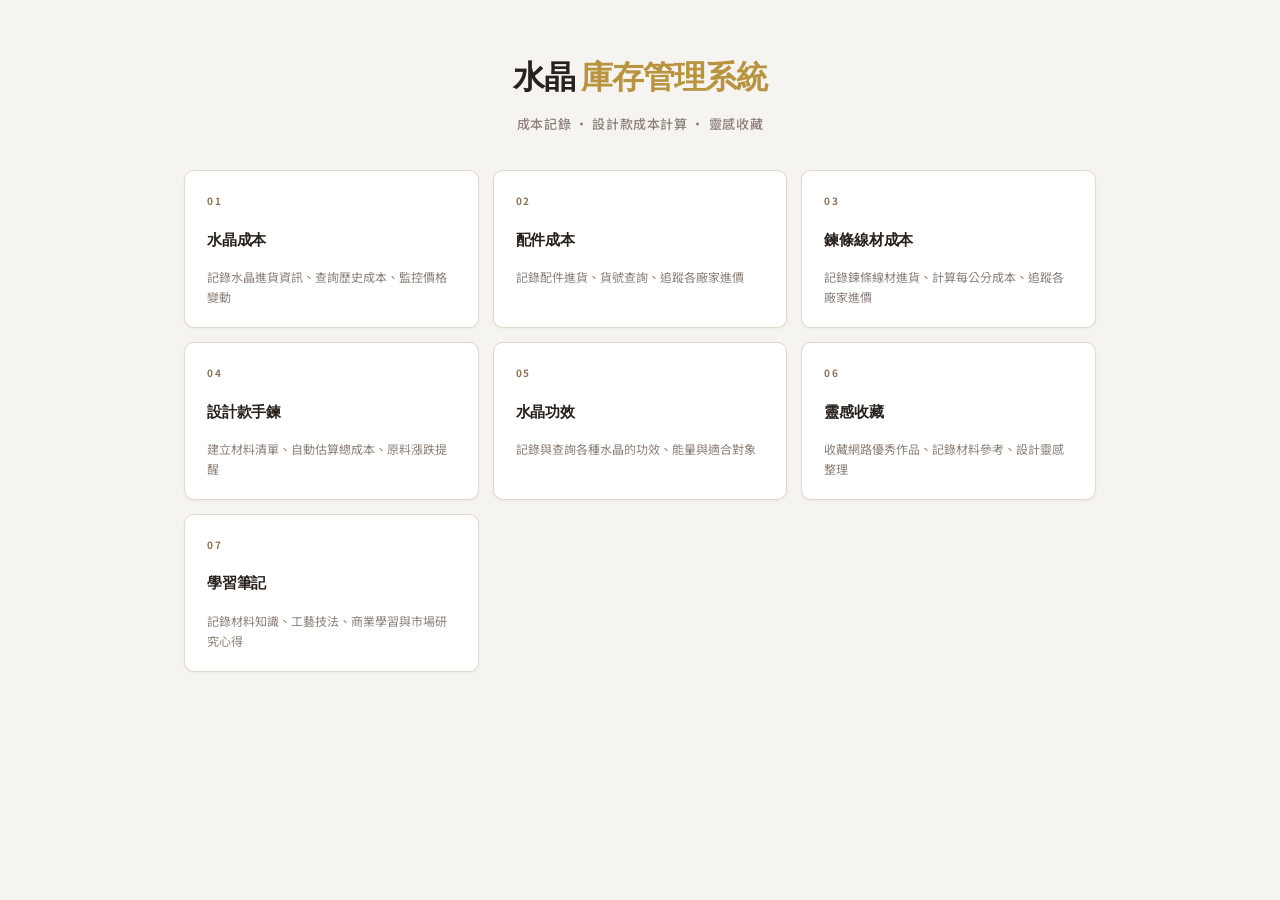
<file: index.html>
<!DOCTYPE html>
<html lang="zh-TW">
<head>
  <meta charset="UTF-8">
  <meta name="viewport" content="width=device-width, initial-scale=1.0">
  <title>玖釀水晶管理系統</title>
  <link rel="stylesheet" href="css/style.css">
  <style>
    body { background: #f6f4f1; }

    .hero {
      text-align: center;
      padding: 52px 20px 36px;
    }
    .hero-title {
      font-size: 32px;
      font-weight: 800;
      color: var(--text);
      letter-spacing: -1px;
      margin-bottom: 8px;
    }
    .hero-title span { color: var(--secondary); }
    .hero-sub {
      font-size: 13px;
      color: var(--text-muted);
      letter-spacing: 0.05em;
      font-weight: 500;
    }

    .nav-cards {
      display: grid;
      grid-template-columns: repeat(3, 1fr);
      grid-auto-rows: 1fr;
      gap: 14px;
      max-width: 960px;
      margin: 0 auto;
      padding: 0 24px 48px;
    }
    .nav-card {
      background: #fff;
      border-radius: 10px;
      border: 1px solid var(--border);
      padding: 22px 22px 20px;
      text-decoration: none;
      display: flex;
      flex-direction: column;
      transition: all 0.18s;
      box-shadow: 0 1px 3px rgba(0,0,0,0.05);
    }
    .nav-card:hover {
      border-color: var(--primary);
      box-shadow: 0 4px 20px rgba(113,72,196,0.12);
      transform: translateY(-2px);
    }
    .nav-card-num {
      font-size: 10px;
      font-weight: 700;
      color: var(--primary);
      letter-spacing: 0.15em;
      margin-bottom: 10px;
    }
    .nav-card-title {
      font-size: 15px;
      font-weight: 700;
      color: var(--text);
      margin-bottom: 7px;
      letter-spacing: -0.2px;
    }
    .nav-card-desc {
      font-size: 12px;
      color: var(--text-muted);
      line-height: 1.65;
      flex: 1;
    }

    @media (max-width: 640px) {
      .nav-cards { grid-template-columns: repeat(2, 1fr); }
    }
    @media (max-width: 400px) {
      .nav-cards { grid-template-columns: 1fr; }
      .hero-title { font-size: 24px; }
    }
  </style>
</head>
<body>

  <div class="hero">
    <div class="hero-title">水晶 <span>庫存管理系統</span></div>
    <div class="hero-sub">成本記錄 · 設計款成本計算 · 靈感收藏</div>
  </div>

  <div class="nav-cards">
    <a href="pages/crystal-cost.html" class="nav-card">
      <div class="nav-card-num">01</div>
      <div class="nav-card-title">水晶成本</div>
      <div class="nav-card-desc">記錄水晶進貨資訊、查詢歷史成本、監控價格變動</div>
    </a>
    <a href="pages/accessory-cost.html" class="nav-card">
      <div class="nav-card-num">02</div>
      <div class="nav-card-title">配件成本</div>
      <div class="nav-card-desc">記錄配件進貨、貨號查詢、追蹤各廠家進價</div>
    </a>
    <a href="pages/chain-cost.html" class="nav-card">
      <div class="nav-card-num">03</div>
      <div class="nav-card-title">鍊條線材成本</div>
      <div class="nav-card-desc">記錄鍊條線材進貨、計算每公分成本、追蹤各廠家進價</div>
    </a>
    <a href="pages/bracelet-design.html" class="nav-card">
      <div class="nav-card-num">04</div>
      <div class="nav-card-title">設計款手鍊</div>
      <div class="nav-card-desc">建立材料清單、自動估算總成本、原料漲跌提醒</div>
    </a>
    <a href="pages/crystal-effects.html" class="nav-card">
      <div class="nav-card-num">05</div>
      <div class="nav-card-title">水晶功效</div>
      <div class="nav-card-desc">記錄與查詢各種水晶的功效、能量與適合對象</div>
    </a>
    <a href="pages/inspiration.html" class="nav-card">
      <div class="nav-card-num">06</div>
      <div class="nav-card-title">靈感收藏</div>
      <div class="nav-card-desc">收藏網路優秀作品、記錄材料參考、設計靈感整理</div>
    </a>
    <a href="pages/learning-notes.html" class="nav-card">
      <div class="nav-card-num">07</div>
      <div class="nav-card-title">學習筆記</div>
      <div class="nav-card-desc">記錄材料知識、工藝技法、商業學習與市場研究心得</div>
    </a>
  </div>

</body>
</html>
</file>
<file: css/style.css>
/* ===========================
   玖釀水晶管理系統
   風格：暖米棕 · 輕奢簡約
   =========================== */

@import url('https://fonts.googleapis.com/css2?family=Cormorant+Garamond:ital,wght@0,300;0,400;0,500;0,600;1,300;1,400&family=Noto+Sans+TC:wght@300;400;500;700&display=swap');

:root {
  --primary:        #8b7355;
  --primary-light:  #e8e0d2;   /* 輔助色：暖棕米，用於 hover / badge / 區塊底色 */
  --primary-dark:   #5c4830;
  --secondary:      #b8943f;
  --bg:             #f5f2ee;   /* 頁面大面積底色（接近 MORRICANDLE 紅框白色區） */
  --card-bg:        #ffffff;   /* 卡片純白底色 */
  --nav-bg:         #6b5f52;   /* 深暖棕：導覽列 + 主要按鈕（對標 MORRICANDLE 深色區） */
  --nav-text:       #e8e0d4;   /* 導覽列淺色文字 */
  --text:           #28211c;
  --text-muted:     #8c8078;
  --border:         #e2d9cc;
  --border-strong:  #c8bfb0;
  --success:        #4a7a55;
  --warning:        #a06828;
  --danger:         #9e3a3a;
  --shadow:         0 1px 4px rgba(40,33,28,0.06), 0 4px 16px rgba(40,33,28,0.04);
  --shadow-hover:   0 4px 12px rgba(40,33,28,0.10), 0 12px 36px rgba(40,33,28,0.08);
  --radius:         4px;
  --radius-sm:      2px;
  --radius-lg:      8px;
}

* { box-sizing: border-box; margin: 0; padding: 0; }

body {
  font-family: 'Noto Sans TC', 'Inter', -apple-system, BlinkMacSystemFont, sans-serif;
  background: var(--bg);
  color: var(--text);
  min-height: 100vh;
  font-size: 14px;
  line-height: 1.65;
  -webkit-font-smoothing: antialiased;
}

/* ===== Navbar ===== */
.navbar {
  background: var(--nav-bg);
  border-bottom: 1px solid rgba(0,0,0,0.18);
  padding: 0 40px;
  display: flex;
  align-items: center;
  gap: 36px;
  height: 58px;
  position: sticky;
  top: 0;
  z-index: 100;
}

.nav-brand {
  font-family: 'Cormorant Garamond', Georgia, 'Times New Roman', serif;
  font-size: 19px;
  font-weight: 500;
  color: var(--nav-text);
  text-decoration: none;
  letter-spacing: 0.8px;
  white-space: nowrap;
}

.nav-brand span {
  color: #d4b87a;
  font-style: italic;
}

.nav-links {
  display: flex;
  gap: 2px;
  flex-wrap: nowrap;
  overflow-x: auto;
}

.nav-links a {
  color: rgba(232,224,212,0.68);
  text-decoration: none;
  font-size: 13px;
  font-weight: 400;
  padding: 5px 12px;
  border-radius: var(--radius-sm);
  transition: color 0.15s, background 0.15s;
  white-space: nowrap;
  letter-spacing: 0.03em;
}

.nav-links a:hover {
  color: var(--nav-text);
  background: rgba(255,255,255,0.12);
}

.nav-links a.active {
  background: rgba(255,255,255,0.20);
  color: #ffffff;
  font-weight: 500;
}

/* ===== Page Container ===== */
.container {
  max-width: 1600px;
  margin: 0 auto;
  padding: 36px 40px;
}

.page-title {
  font-family: 'Cormorant Garamond', Georgia, serif;
  font-size: 26px;
  font-weight: 500;
  color: var(--text);
  margin-bottom: 24px;
  display: flex;
  align-items: center;
  gap: 14px;
  letter-spacing: 0.3px;
}

.page-title::before {
  content: '';
  display: inline-block;
  width: 2px;
  height: 22px;
  background: var(--primary);
  border-radius: 1px;
}

/* ===== Cards ===== */
.card {
  background: var(--card-bg);
  border-radius: var(--radius-lg);
  border: 1px solid var(--border);
  box-shadow: var(--shadow);
  padding: 24px;
  margin-bottom: 20px;
}

.card-title {
  font-size: 11px;
  font-weight: 500;
  color: var(--text-muted);
  margin-bottom: 16px;
  padding-bottom: 10px;
  border-bottom: 1px solid var(--border);
  text-transform: uppercase;
  letter-spacing: 0.12em;
}

/* ===== Buttons ===== */
.btn {
  display: inline-flex;
  align-items: center;
  gap: 6px;
  padding: 8px 18px;
  border-radius: var(--radius);
  border: 1px solid transparent;
  cursor: pointer;
  font-size: 13px;
  font-weight: 500;
  transition: all 0.15s;
  text-decoration: none;
  letter-spacing: 0.04em;
  white-space: nowrap;
  font-family: inherit;
}

.btn-primary {
  background: var(--nav-bg);
  color: #fff;
  border-color: var(--nav-bg);
}
.btn-primary:hover {
  background: var(--primary-dark);
  border-color: var(--primary-dark);
  box-shadow: 0 4px 12px rgba(107,95,82,0.35);
}

.btn-secondary {
  background: var(--card-bg);
  color: var(--text);
  border-color: var(--border-strong);
}
.btn-secondary:hover {
  background: var(--bg);
  border-color: var(--primary);
  color: var(--primary-dark);
}

.btn-danger {
  background: var(--card-bg);
  color: var(--danger);
  border-color: #dfc0c0;
}
.btn-danger:hover {
  background: var(--danger);
  color: #fff;
  border-color: var(--danger);
}

.btn-success {
  background: var(--card-bg);
  color: var(--success);
  border-color: #b0ceb8;
}
.btn-success:hover { background: var(--success); color: #fff; border-color: var(--success); }

.btn-gold {
  background: var(--secondary);
  color: #fff;
  border-color: var(--secondary);
}
.btn-gold:hover { opacity: 0.88; }

.btn-sm { padding: 4px 10px; font-size: 12px; }
.btn-lg { padding: 11px 28px; font-size: 14px; letter-spacing: 0.08em; }

.btn-group {
  display: flex;
  gap: 8px;
  flex-wrap: wrap;
}

/* ===== Forms ===== */
.form-grid {
  display: grid;
  grid-template-columns: repeat(auto-fill, minmax(200px, 1fr));
  gap: 16px;
}

.form-grid-2 {
  display: grid;
  grid-template-columns: repeat(2, 1fr);
  gap: 16px;
}

.form-group {
  display: flex;
  flex-direction: column;
  gap: 5px;
}

.form-group label {
  font-size: 11px;
  font-weight: 500;
  color: var(--text-muted);
  text-transform: uppercase;
  letter-spacing: 0.09em;
}

.form-group .required::after {
  content: ' *';
  color: var(--danger);
}

.form-control {
  width: 100%;
  padding: 8px 12px;
  border: 1px solid var(--border);
  border-radius: var(--radius);
  font-size: 14px;
  background: var(--card-bg);
  transition: border-color 0.15s, box-shadow 0.15s;
  color: var(--text);
  outline: none;
  font-family: inherit;
}

.form-control:focus {
  border-color: var(--primary);
  box-shadow: 0 0 0 3px rgba(139,115,85,0.10);
}

.form-control.readonly { background: var(--bg); color: var(--text-muted); }

.form-hint {
  font-size: 11px;
  color: var(--text-muted);
  margin-top: 2px;
}

/* ===== Tables ===== */
.table-wrap {
  overflow-x: auto;
  border-radius: var(--radius);
  border: 1px solid var(--border);
}

table {
  width: 100%;
  border-collapse: collapse;
  font-size: 13px;
}

thead tr {
  background: #d3ceca;
  border-bottom: 1px solid #b8b2ae;
}

thead th {
  padding: 11px 14px;
  text-align: left;
  font-weight: 500;
  color: #4a3f38;
  white-space: nowrap;
  font-size: 12px;
  letter-spacing: 0.05em;
  text-transform: uppercase;
}

tbody tr {
  border-top: 1px solid var(--border);
  transition: background 0.12s;
}

tbody tr:hover { background: #fafafa; }

tbody td {
  padding: 11px 14px;
  color: var(--text);
  vertical-align: middle;
  white-space: nowrap;
}

.td-muted { color: var(--text-muted); font-size: 12px; }
.td-link a { color: var(--primary); text-decoration: none; font-weight: 500; }
.td-link a:hover { text-decoration: underline; }

/* ===== Badges & Tags ===== */
.badge {
  display: inline-block;
  padding: 2px 8px;
  border-radius: 2px;
  font-size: 11px;
  font-weight: 500;
  letter-spacing: 0.04em;
}

.badge-purple {
  background: #efeae6;
  color: #3a302a;
}
.badge-gold { background: #f5edda; color: #7a5e1c; }
.badge-success { background: #ddeee4; color: #2d5c3a; }
.badge-warning { background: #f5edda; color: #7a5010; }
.badge-danger { background: #f0e0e0; color: var(--danger); }

.tag {
  display: inline-block;
  padding: 2px 8px;
  background: var(--bg);
  color: var(--text-muted);
  border: 1px solid var(--border);
  border-radius: var(--radius-sm);
  font-size: 11px;
  font-weight: 400;
  margin: 2px;
}

/* ===== Search / Filter Area ===== */
.search-area {
  background: var(--card-bg);
  border-radius: var(--radius-lg);
  border: 1px solid var(--border);
  box-shadow: var(--shadow);
  padding: 20px;
  margin-bottom: 20px;
}

.search-row {
  display: flex;
  gap: 10px;
  flex-wrap: wrap;
  align-items: flex-end;
}

.search-row .form-group { flex: 1; min-width: 140px; }
.search-row .btn { align-self: flex-end; white-space: nowrap; }

/* ===== Result Summary ===== */
.result-summary {
  display: flex;
  gap: 20px;
  padding: 14px 20px;
  background: var(--primary-light);
  border-radius: var(--radius);
  margin-bottom: 12px;
  flex-wrap: wrap;
  border: 1px solid var(--border-strong);
}

.result-stat {
  display: flex;
  flex-direction: column;
  gap: 2px;
}

.result-stat-label {
  font-size: 11px;
  color: var(--primary-dark);
  font-weight: 500;
  text-transform: uppercase;
  letter-spacing: 0.08em;
}
.result-stat-value {
  font-family: 'Cormorant Garamond', Georgia, serif;
  font-size: 26px;
  font-weight: 600;
  color: var(--primary-dark);
  letter-spacing: 0px;
}
.result-stat-value.gold { color: var(--secondary); }

/* ===== Modal ===== */
.modal-overlay {
  position: fixed;
  inset: 0;
  background: rgba(28,22,16,0.40);
  z-index: 200;
  display: flex;
  align-items: center;
  justify-content: center;
  padding: 20px;
  opacity: 0;
  pointer-events: none;
  transition: opacity 0.2s;
  backdrop-filter: blur(3px);
}

.modal-overlay.active {
  opacity: 1;
  pointer-events: auto;
}

.modal {
  background: var(--card-bg);
  border-radius: var(--radius-lg);
  border: 1px solid var(--border);
  box-shadow: 0 24px 72px rgba(28,22,16,0.18);
  width: 100%;
  max-width: 720px;
  max-height: 90vh;
  overflow-y: auto;
  transform: translateY(12px) scale(0.99);
  transition: transform 0.22s;
}

.modal-overlay.active .modal { transform: translateY(0) scale(1); }

.modal-header {
  padding: 22px 28px 18px;
  border-bottom: 1px solid var(--border);
  display: flex;
  justify-content: space-between;
  align-items: center;
  position: sticky;
  top: 0;
  background: var(--card-bg);
  z-index: 1;
}

.modal-title {
  font-family: 'Cormorant Garamond', Georgia, serif;
  font-size: 18px;
  font-weight: 500;
  color: var(--text);
  letter-spacing: 0.3px;
}

.modal-close {
  background: none;
  border: none;
  font-size: 20px;
  cursor: pointer;
  color: var(--text-muted);
  line-height: 1;
  padding: 4px 8px;
  border-radius: var(--radius-sm);
  transition: background 0.12s;
}
.modal-close:hover { background: var(--bg); color: var(--text); }

.modal-body { padding: 24px 28px; }

.modal-footer {
  padding: 16px 28px 22px;
  border-top: 1px solid var(--border);
  display: flex;
  justify-content: flex-end;
  gap: 8px;
}

/* ===== Alerts / Toast ===== */
.toast-container {
  position: fixed;
  top: 72px;
  right: 20px;
  z-index: 500;
  display: flex;
  flex-direction: column;
  gap: 10px;
  max-width: 360px;
}

.toast {
  padding: 12px 16px;
  border-radius: var(--radius);
  box-shadow: 0 4px 20px rgba(28,22,16,0.14);
  font-size: 13px;
  font-weight: 400;
  display: flex;
  align-items: flex-start;
  gap: 10px;
  animation: slideIn 0.25s cubic-bezier(0.34,1.56,0.64,1);
  border: 1px solid var(--border);
}

@keyframes slideIn {
  from { transform: translateX(110%); opacity: 0; }
  to { transform: translateX(0); opacity: 1; }
}

.toast-success { background: #f0f6f0; color: #2d5c3a; border-left: 3px solid var(--success); }
.toast-warning { background: #f8f4ec; color: #7a5010; border-left: 3px solid var(--warning); }
.toast-danger  { background: #f6eeee; color: #6e2828; border-left: 3px solid var(--danger); }
.toast-info    { background: var(--primary-light); color: var(--primary-dark); border-left: 3px solid var(--primary); }

.inline-alert {
  padding: 11px 14px;
  border-radius: var(--radius);
  font-size: 13px;
  margin: 8px 0;
  display: flex;
  align-items: center;
  gap: 8px;
  border: 1px solid;
}
.inline-alert-warning { background: #f8f4ec; color: #7a5010; border-color: #dfc898; }
.inline-alert-danger  { background: #f6eeee; color: #6e2828; border-color: #ddb8b8; }

/* ===== Low Stock Row ===== */
tr.low-stock td { background: #f8f0f0; }
tr.low-stock .qty-cell { color: var(--danger); font-weight: 600; }

/* ===== Price Change Badge ===== */
.price-up { color: var(--danger); font-weight: 600; }
.price-down { color: var(--success); font-weight: 600; }
.price-change-badge {
  display: inline-flex;
  align-items: center;
  gap: 4px;
  padding: 2px 7px;
  border-radius: var(--radius-sm);
  font-size: 11px;
  font-weight: 500;
}
.price-change-badge.up   { background: #f0e0e0; color: var(--danger); }
.price-change-badge.down { background: #ddeee4; color: #2d5c3a; }

/* ===== Empty State ===== */
.empty-state {
  text-align: center;
  padding: 72px 20px;
  color: var(--text-muted);
}
.empty-state-icon { font-size: 44px; margin-bottom: 12px; opacity: 0.35; }
.empty-state-text { font-size: 14px; font-weight: 400; letter-spacing: 0.02em; }

/* ===== Loading ===== */
.loading {
  text-align: center;
  padding: 48px;
  color: var(--text-muted);
  display: flex;
  flex-direction: column;
  align-items: center;
  gap: 12px;
}
.spinner {
  display: inline-block;
  width: 22px;
  height: 22px;
  border: 1.5px solid var(--border);
  border-top-color: var(--primary);
  border-radius: 50%;
  animation: spin 0.7s linear infinite;
}
@keyframes spin { to { transform: rotate(360deg); } }

/* ===== Index Page ===== */
.hero {
  text-align: center;
  padding: 64px 20px 44px;
}
.hero-title {
  font-family: 'Cormorant Garamond', Georgia, serif;
  font-size: 40px;
  font-weight: 400;
  color: var(--text);
  margin-bottom: 10px;
  letter-spacing: 1px;
}
.hero-subtitle {
  color: var(--text-muted);
  font-size: 14px;
  margin-bottom: 8px;
  letter-spacing: 0.08em;
}

.nav-cards {
  display: grid;
  grid-template-columns: repeat(auto-fill, minmax(240px, 1fr));
  gap: 14px;
  padding: 0 0 48px;
}

.nav-card {
  background: var(--card-bg);
  border-radius: var(--radius-lg);
  border: 1px solid var(--border);
  box-shadow: var(--shadow);
  padding: 28px 24px;
  text-decoration: none;
  display: flex;
  flex-direction: column;
  gap: 8px;
  transition: all 0.2s;
  cursor: pointer;
}
.nav-card:hover {
  transform: translateY(-2px);
  box-shadow: var(--shadow-hover);
  border-color: var(--primary);
}
.nav-card-icon { font-size: 28px; }
.nav-card-title { font-family: 'Cormorant Garamond', Georgia, serif; font-size: 17px; font-weight: 500; color: var(--text); letter-spacing: 0.2px; }
.nav-card-desc { font-size: 13px; color: var(--text-muted); line-height: 1.55; }

/* ===== Material List (Bracelet) ===== */
.material-list { display: flex; flex-direction: column; gap: 6px; }
.material-item {
  display: flex;
  align-items: center;
  gap: 10px;
  padding: 9px 12px;
  background: var(--bg);
  border-radius: var(--radius);
  border: 1px solid var(--border);
}
.material-item-name { flex: 1; font-size: 13px; }
.material-item-qty { font-weight: 600; color: var(--primary); min-width: 60px; }
.material-item-cost { color: var(--text-muted); font-size: 12px; min-width: 80px; }
.material-item-remove { color: var(--danger); cursor: pointer; font-size: 16px; line-height: 1; }

/* ===== Divider ===== */
.divider { border: none; border-top: 1px solid var(--border); margin: 20px 0; }

/* ===== Textarea ===== */
textarea.form-control { resize: vertical; min-height: 100px; }

/* ===== Utilities ===== */
.text-right { text-align: right; }
.text-center { text-align: center; }
.flex { display: flex; }
.flex-between { display: flex; justify-content: space-between; align-items: center; }
.flex-center { display: flex; justify-content: center; align-items: center; }
.gap-8 { gap: 8px; }
.gap-12 { gap: 12px; }
.mb-12 { margin-bottom: 12px; }
.mb-16 { margin-bottom: 16px; }
.mb-20 { margin-bottom: 20px; }
.mt-16 { margin-top: 16px; }
.fw-700 { font-weight: 700; }
.color-primary { color: var(--primary); }
.color-gold { color: var(--secondary); }
.color-danger { color: var(--danger); }

/* ===== Inspiration / Image Cards ===== */
.insp-grid {
  display: grid;
  grid-template-columns: repeat(auto-fill, minmax(220px, 1fr));
  gap: 14px;
}
.insp-card {
  background: var(--card-bg);
  border: 1px solid var(--border);
  border-radius: var(--radius-lg);
  overflow: hidden;
  cursor: pointer;
  transition: all 0.2s;
}
.insp-card:hover {
  box-shadow: var(--shadow-hover);
  border-color: var(--primary);
  transform: translateY(-2px);
}
.insp-card-img { width: 100%; aspect-ratio: 1/1; object-fit: cover; display: block; }
.insp-card-img-placeholder {
  width: 100%; aspect-ratio: 1/1;
  background: var(--bg);
  display: flex;
  align-items: center;
  justify-content: center;
  color: var(--text-muted);
  font-size: 12px;
}
.insp-card-body { padding: 12px; }
.insp-card-tags { }
.insp-card-notes { font-size: 12px; color: var(--text-muted); margin-bottom: 6px; white-space: nowrap; overflow: hidden; text-overflow: ellipsis; }
.insp-card-mat-count { font-size: 11px; color: var(--text-muted); font-weight: 500; }
.insp-card-actions { display: flex; gap: 6px; margin-top: 10px; }

/* Mat selector */
.mat-selector-option {
  padding: 8px 12px;
  cursor: pointer;
  border-radius: var(--radius-sm);
  font-size: 13px;
  transition: background 0.12s;
}
.mat-selector-option:hover { background: var(--primary-light); }
.mat-tag {
  display: inline-flex;
  align-items: center;
  gap: 5px;
  padding: 3px 8px;
  background: var(--primary-light);
  color: var(--primary-dark);
  border-radius: var(--radius-sm);
  font-size: 12px;
  font-weight: 500;
  margin: 2px;
}
.mat-tag-manual { background: #ddeee4; color: #2d5c3a; }
.mat-tag-remove { cursor: pointer; font-size: 14px; line-height: 1; opacity: 0.7; }
.mat-tag-remove:hover { opacity: 1; }

/* Mat item in detail */
.mat-item { display: flex; align-items: center; gap: 8px; flex-wrap: wrap; }
.mat-item-name { font-size: 13px; font-weight: 500; color: var(--text); }
.mat-section-title {
  font-size: 11px;
  font-weight: 500;
  text-transform: uppercase;
  letter-spacing: 0.08em;
  color: var(--text-muted);
  margin-bottom: 8px;
}
.mat-list { display: flex; flex-direction: column; gap: 6px; }
.mat-badge {
  display: inline-block;
  padding: 2px 7px;
  border-radius: var(--radius-sm);
  font-size: 11px;
  font-weight: 500;
}
.mat-badge-same { background: #ddeee4; color: #2d5c3a; }
.mat-badge-zero { background: #f0e0e0; color: var(--danger); }
.mat-badge-none { background: var(--bg); color: var(--text-muted); border: 1px solid var(--border); }

/* Aligned rows */
.aligned-row { border-radius: var(--radius); }
.aligned-row:hover { filter: brightness(0.98); }

/* Filter bar (Inspiration) */
.filter-tag {
  display: inline-block;
  padding: 4px 12px;
  border-radius: 2px;
  font-size: 12px;
  font-weight: 400;
  cursor: pointer;
  background: var(--card-bg);
  border: 1px solid var(--border);
  color: var(--text-muted);
  transition: all 0.12s;
  letter-spacing: 0.04em;
}
.filter-tag:hover { border-color: var(--primary); color: var(--primary-dark); }
.filter-tag.active { background: var(--primary); border-color: var(--primary); color: #fff; }
.filter-clear { font-size: 12px; color: var(--text-muted); cursor: pointer; background: none; border: none; padding: 4px 8px; text-decoration: underline; }

/* Color picker */
.color-picker-wrap { position: relative; display: inline-block; }
.color-trigger {
  display: flex;
  align-items: center;
  flex-wrap: wrap;
  gap: 4px;
  min-width: 220px;
  padding: 7px 12px;
  border: 1px solid var(--border);
  border-radius: var(--radius);
  cursor: pointer;
  background: var(--card-bg);
  transition: border-color 0.15s;
  font-size: 13px;
  min-height: 38px;
}
.color-trigger.open, .color-trigger:hover { border-color: var(--primary); }
.color-trigger-placeholder { color: var(--text-muted); font-size: 13px; }
.color-dropdown {
  display: none;
  position: absolute;
  top: calc(100% + 4px);
  left: 0;
  background: var(--card-bg);
  border: 1px solid var(--border);
  border-radius: var(--radius);
  box-shadow: 0 8px 24px rgba(28,22,16,0.12);
  padding: 8px;
  z-index: 300;
  min-width: 220px;
  max-height: 260px;
  overflow-y: auto;
}
.color-dropdown.open { display: block; }
.color-dropdown label {
  display: flex;
  align-items: center;
  gap: 8px;
  padding: 5px 8px;
  border-radius: var(--radius-sm);
  cursor: pointer;
  font-size: 13px;
  font-weight: 400;
}
.color-dropdown label:hover { background: var(--bg); }
.color-selected-tag {
  background: var(--primary-light);
  color: var(--primary-dark);
  border-radius: var(--radius-sm);
  padding: 2px 7px;
  font-size: 11px;
  font-weight: 500;
}

/* Detail modal */
.detail-img-col img { width: 100%; border-radius: var(--radius); object-fit: cover; }
.detail-img-col-empty {
  width: 100%;
  aspect-ratio: 1/1;
  background: var(--bg);
  border-radius: var(--radius);
  display: flex;
  align-items: center;
  justify-content: center;
  color: var(--text-muted);
  font-size: 13px;
  border: 1px solid var(--border);
}

/* ===== Responsive ===== */
@media (max-width: 768px) {
  .navbar { padding: 0 20px; gap: 16px; height: 52px; }
  .nav-links a { padding: 4px 8px; font-size: 12px; }
  .container { padding: 20px 16px; }
  .form-grid { grid-template-columns: 1fr 1fr; }
  .form-grid-2 { grid-template-columns: 1fr; }
  .modal { max-width: 100%; border-radius: var(--radius-lg) var(--radius-lg) 0 0; }
  .modal-overlay { align-items: flex-end; padding: 0; }
  .nav-cards { grid-template-columns: 1fr 1fr; }
  .insp-grid { grid-template-columns: repeat(auto-fill, minmax(160px, 1fr)); gap: 10px; }
}

@media (max-width: 480px) {
  .form-grid { grid-template-columns: 1fr; }
  .nav-cards { grid-template-columns: 1fr; }
  .hero-title { font-size: 28px; }
  .search-row .form-group { flex: 1 1 100%; }
}
</file>
